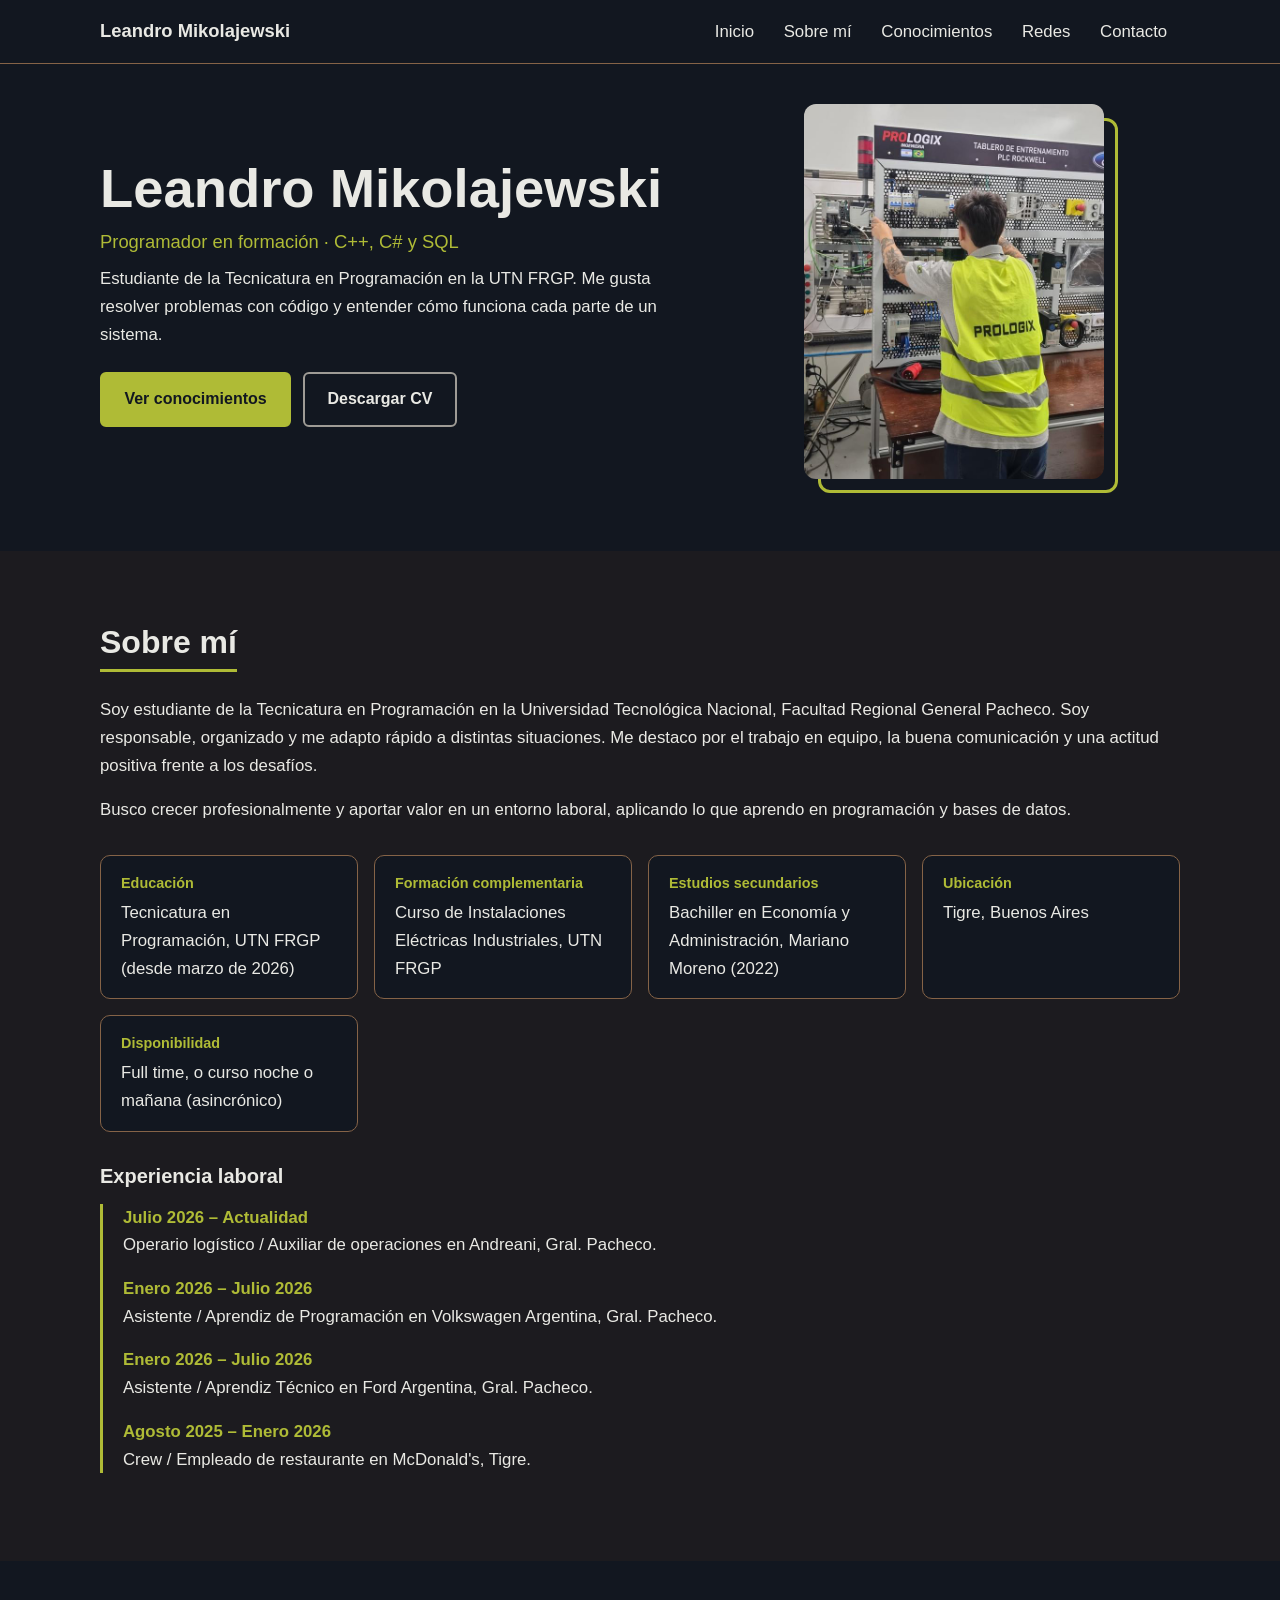
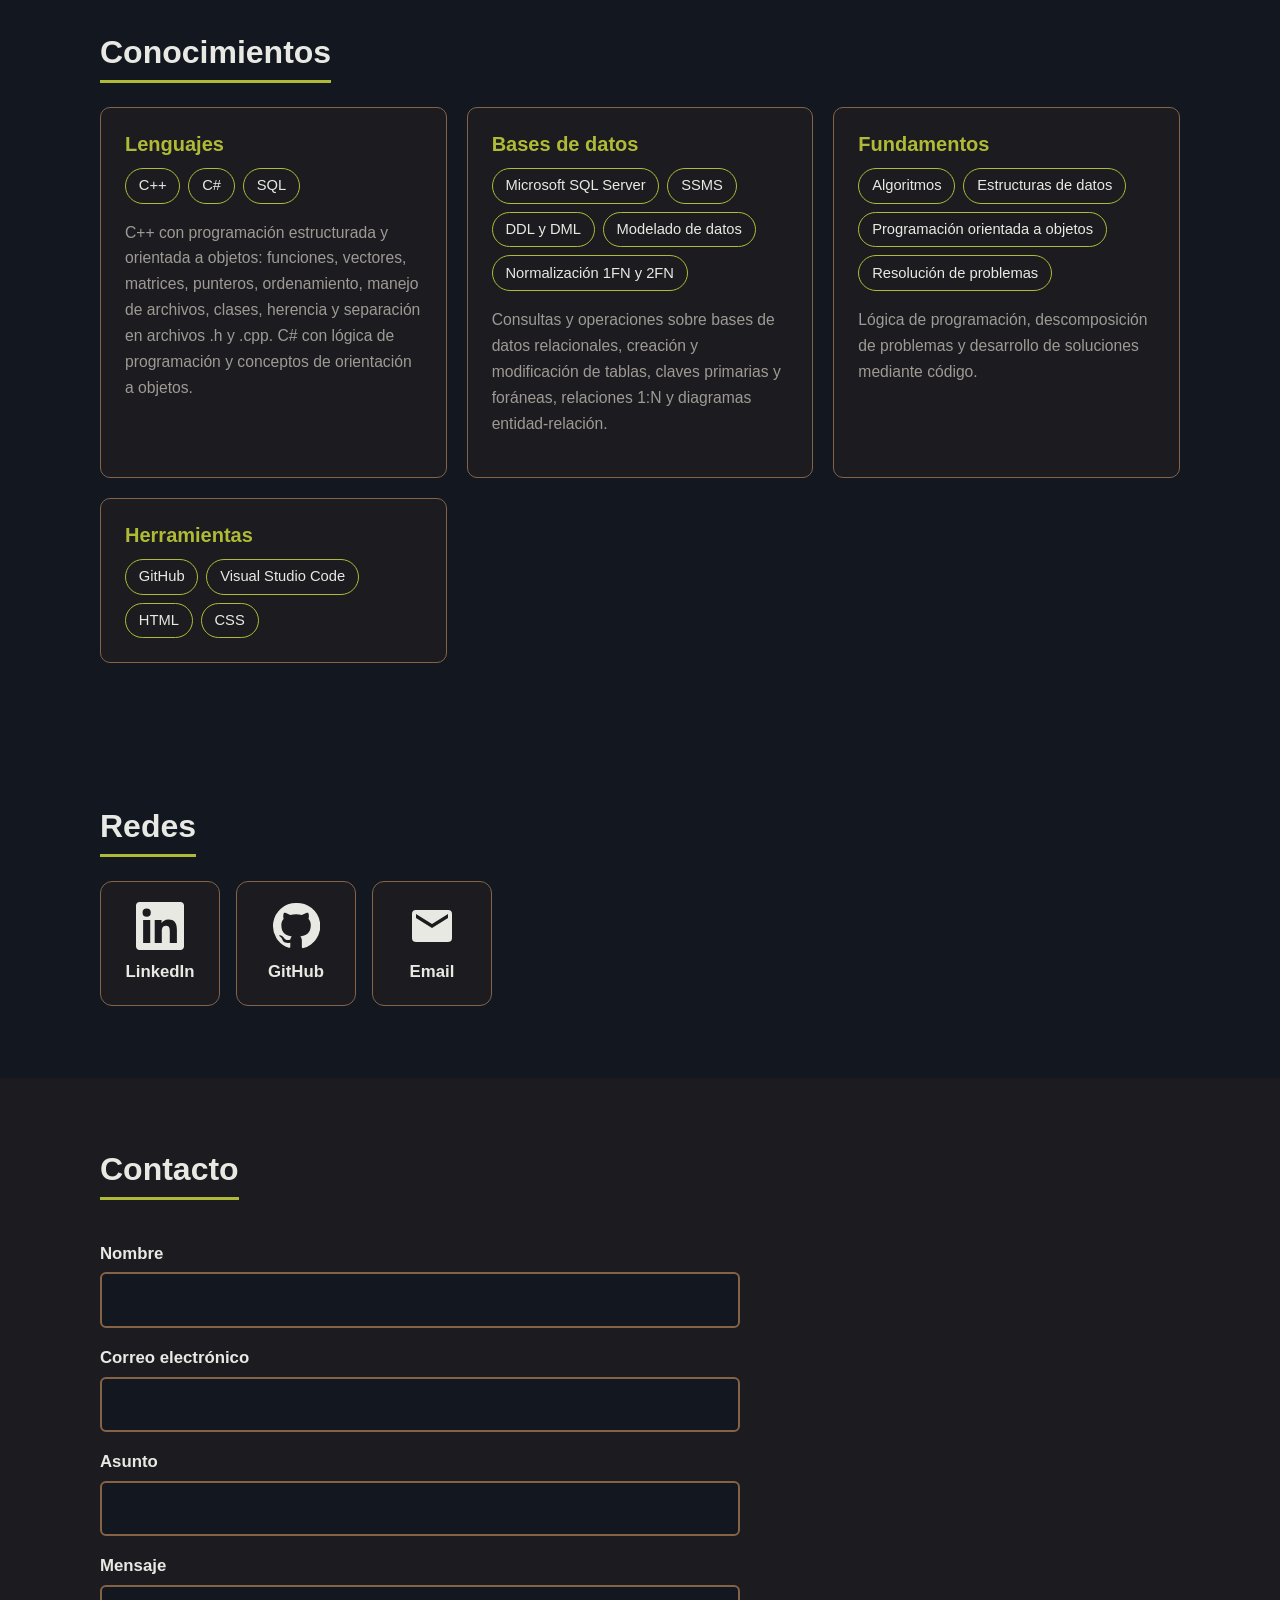
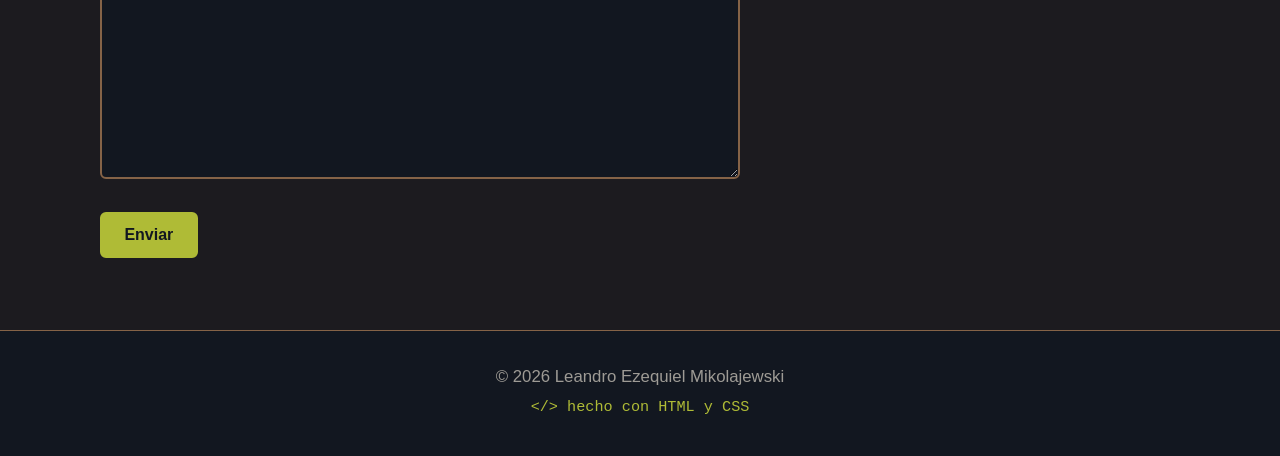
<file: index.html>
<!DOCTYPE html>
<html lang="es">
<head>
  <meta charset="UTF-8">
  <meta name="viewport" content="width=device-width, initial-scale=1">

  <title>Leandro Mikolajewski | Portfolio de programador C++, C# y SQL</title>
  <meta name="description" content="Portfolio de Leandro Mikolajewski, estudiante de la Tecnicatura en Programación en la UTN FRGP. Conocimientos en C++, C#, programación orientada a objetos y bases de datos SQL Server.">
  <meta name="author" content="Leandro Ezequiel Mikolajewski">

  <meta property="og:title" content="Leandro Mikolajewski | Portfolio de programador">
  <meta property="og:description" content="Conocimientos, experiencia y datos de contacto de Leandro Mikolajewski.">
  <meta property="og:type" content="website">

  <link rel="stylesheet" href="css/styles.css">
</head>
<body>

  <header class="site-header">
    <div class="contenedor barra">
      <a class="logo" href="#inicio">Leandro Mikolajewski</a>

      <input type="checkbox" id="menu-toggle" class="menu-toggle">
      <label for="menu-toggle" class="menu-icono" aria-label="Abrir o cerrar el menú"><span></span></label>

      <nav class="menu" aria-label="Menú principal">
        <ul>
          <li><a href="#inicio">Inicio</a></li>
          <li><a href="#sobre-mi">Sobre mí</a></li>
          <li><a href="#conocimientos">Conocimientos</a></li>
          <li><a href="#redes">Redes</a></li>
          <li><a href="#contacto">Contacto</a></li>
        </ul>
      </nav>
    </div>
  </header>

  <main>

    <section id="inicio" class="hero">
      <div class="contenedor hero-grid">
        <div class="hero-texto">
          <h1>Leandro Mikolajewski<span class="titulo">Programador en formación · C++, C# y SQL</span></h1>
          <p>Estudiante de la Tecnicatura en Programación en la UTN FRGP. Me gusta resolver problemas con código y entender cómo funciona cada parte de un sistema.</p>
          <div class="botones">
            <a class="boton" href="#conocimientos">Ver conocimientos</a>
            <a class="boton boton-sec" href="cv/CV-Leandro-Mikolajewski.pdf" download>Descargar CV</a>
          </div>
        </div>
        <div class="marco-foto">
          <img src="img/foto-perfil.jpg" alt="Leandro Mikolajewski trabajando en un tablero de entrenamiento de PLC" width="640" height="800">
        </div>
      </div>
    </section>

    <section id="sobre-mi">
      <div class="contenedor">
        <h2>Sobre mí</h2>
        <p>Soy estudiante de la Tecnicatura en Programación en la Universidad Tecnológica Nacional, Facultad Regional General Pacheco. Soy responsable, organizado y me adapto rápido a distintas situaciones. Me destaco por el trabajo en equipo, la buena comunicación y una actitud positiva frente a los desafíos.</p>
        <p>Busco crecer profesionalmente y aportar valor en un entorno laboral, aplicando lo que aprendo en programación y bases de datos.</p>

        <ul class="datos">
          <li><strong>Educación</strong>Tecnicatura en Programación, UTN FRGP (desde marzo de 2026)</li>
          <li><strong>Formación complementaria</strong>Curso de Instalaciones Eléctricas Industriales, UTN FRGP</li>
          <li><strong>Estudios secundarios</strong>Bachiller en Economía y Administración, Mariano Moreno (2022)</li>
          <li><strong>Ubicación</strong>Tigre, Buenos Aires</li>
          <li><strong>Disponibilidad</strong>Full time, o curso noche o mañana (asincrónico)</li>
        </ul>

        <h3>Experiencia laboral</h3>
        <ol class="timeline">
          <li><span class="fecha">Julio 2026 – Actualidad</span>Operario logístico / Auxiliar de operaciones en Andreani, Gral. Pacheco.</li>
          <li><span class="fecha">Enero 2026 – Julio 2026</span>Asistente / Aprendiz de Programación en Volkswagen Argentina, Gral. Pacheco.</li>
          <li><span class="fecha">Enero 2026 – Julio 2026</span>Asistente / Aprendiz Técnico en Ford Argentina, Gral. Pacheco.</li>
          <li><span class="fecha">Agosto 2025 – Enero 2026</span>Crew / Empleado de restaurante en McDonald's, Tigre.</li>
        </ol>
      </div>
    </section>

    <section id="conocimientos">
      <div class="contenedor">
        <h2>Conocimientos</h2>

        <div class="grupos">
          <article class="grupo">
            <h3>Lenguajes</h3>
            <ul class="etiquetas">
              <li>C++</li>
              <li>C#</li>
              <li>SQL</li>
            </ul>
            <p>C++ con programación estructurada y orientada a objetos: funciones, vectores, matrices, punteros, ordenamiento, manejo de archivos, clases, herencia y separación en archivos .h y .cpp. C# con lógica de programación y conceptos de orientación a objetos.</p>
          </article>

          <article class="grupo">
            <h3>Bases de datos</h3>
            <ul class="etiquetas">
              <li>Microsoft SQL Server</li>
              <li>SSMS</li>
              <li>DDL y DML</li>
              <li>Modelado de datos</li>
              <li>Normalización 1FN y 2FN</li>
            </ul>
            <p>Consultas y operaciones sobre bases de datos relacionales, creación y modificación de tablas, claves primarias y foráneas, relaciones 1:N y diagramas entidad-relación.</p>
          </article>

          <article class="grupo">
            <h3>Fundamentos</h3>
            <ul class="etiquetas">
              <li>Algoritmos</li>
              <li>Estructuras de datos</li>
              <li>Programación orientada a objetos</li>
              <li>Resolución de problemas</li>
            </ul>
            <p>Lógica de programación, descomposición de problemas y desarrollo de soluciones mediante código.</p>
          </article>

          <article class="grupo">
            <h3>Herramientas</h3>
            <ul class="etiquetas">
              <li>GitHub</li>
              <li>Visual Studio Code</li>
              <li>HTML</li>
              <li>CSS</li>
            </ul>
          </article>
        </div>
      </div>
    </section>

    <section id="redes">
      <div class="contenedor">
        <h2>Redes</h2>
        <ul class="redes">
          <li>
            <a href="https://www.linkedin.com/in/leandro-mikolajewski-99367129a/" target="_blank" rel="noopener" aria-label="LinkedIn de Leandro Mikolajewski">
              <svg viewBox="0 0 24 24" aria-hidden="true"><path d="M20.45 20.45h-3.56v-5.57c0-1.33-.03-3.04-1.85-3.04-1.85 0-2.14 1.45-2.14 2.94v5.67H9.35V9h3.41v1.56h.05c.48-.9 1.64-1.85 3.37-1.85 3.6 0 4.27 2.37 4.27 5.46v6.28ZM5.34 7.43a2.06 2.06 0 1 1 0-4.12 2.06 2.06 0 0 1 0 4.12ZM7.12 20.45H3.56V9h3.56v11.45ZM22.22 0H1.77C.79 0 0 .77 0 1.73v20.54C0 23.23.79 24 1.77 24h20.45c.98 0 1.78-.77 1.78-1.73V1.73C24 .77 23.2 0 22.22 0Z"/></svg>
              <span>LinkedIn</span>
            </a>
          </li>
          <li>
            <a href="https://github.com/LeandroEze2004" target="_blank" rel="noopener" aria-label="GitHub de Leandro Mikolajewski">
              <svg viewBox="0 0 24 24" aria-hidden="true"><path d="M12 .5a11.5 11.5 0 0 0-3.64 22.41c.58.1.79-.25.79-.56v-2c-3.2.7-3.88-1.37-3.88-1.37-.52-1.33-1.28-1.69-1.28-1.69-1.04-.71.08-.7.08-.7 1.15.08 1.76 1.19 1.76 1.19 1.03 1.76 2.69 1.25 3.35.96.1-.75.4-1.25.73-1.54-2.55-.29-5.24-1.28-5.24-5.69 0-1.26.45-2.29 1.19-3.1-.12-.29-.52-1.46.11-3.05 0 0 .97-.31 3.18 1.18a11 11 0 0 1 5.78 0c2.2-1.49 3.17-1.18 3.17-1.18.63 1.59.23 2.76.11 3.05.74.81 1.19 1.84 1.19 3.1 0 4.42-2.69 5.39-5.25 5.68.41.36.78 1.06.78 2.14v3.17c0 .31.21.67.8.56A11.5 11.5 0 0 0 12 .5Z"/></svg>
              <span>GitHub</span>
            </a>
          </li>
          <li>
            <a href="https://mail.google.com/mail/?view=cm&amp;to=Mikolajewski.04@gmail.com" target="_blank" rel="noopener" aria-label="Enviar un correo a Leandro Mikolajewski con Gmail">
              <svg viewBox="0 0 24 24" aria-hidden="true"><path d="M20 4H4a2 2 0 0 0-2 2v12a2 2 0 0 0 2 2h16a2 2 0 0 0 2-2V6a2 2 0 0 0-2-2Zm0 4-8 5-8-5V6l8 5 8-5v2Z"/></svg>
              <span>Email</span>
            </a>
          </li>
        </ul>
      </div>
    </section>

    <section id="contacto">
      <div class="contenedor">
        <h2>Contacto</h2>
        <form action="https://formspree.io/f/xgavgwdw" method="POST">
          <label for="nombre">Nombre</label>
          <input type="text" id="nombre" name="nombre" required autocomplete="name">

          <label for="email">Correo electrónico</label>
          <input type="email" id="email" name="email" required autocomplete="email">

          <label for="asunto">Asunto</label>
          <input type="text" id="asunto" name="asunto" required>

          <label for="mensaje">Mensaje</label>
          <textarea id="mensaje" name="mensaje" rows="6" required></textarea>

          <button class="boton" type="submit">Enviar</button>
        </form>
      </div>
    </section>

  </main>

  <footer class="site-footer">
    <div class="contenedor">
      <p>© 2026 Leandro Ezequiel Mikolajewski</p>
      <p class="detalle">&lt;/&gt; hecho con HTML y CSS</p>
    </div>
  </footer>

</body>
</html>
</file>
<file: css/styles.css>
:root {
  --color-fondo: #121720;
  --color-superficie: #1c1b1f;
  --color-texto: #e9e9e4;
  --color-suave: #9e9b95;
  --color-acento: #afbb36;
  --color-madera: #856347;
  --alto-menu: 64px;
}

* { box-sizing: border-box; }

html {
  scroll-behavior: smooth;
  scroll-padding-top: var(--alto-menu);
}

body {
  margin: 0;
  background: var(--color-fondo);
  color: var(--color-texto);
  font-family: Arial, Helvetica, sans-serif;
  font-size: 1.05rem;
  line-height: 1.65;
}

img { max-width: 100%; height: auto; display: block; }
a { color: var(--color-acento); }
:focus-visible { outline: 3px solid var(--color-acento); outline-offset: 3px; }

h1, h2, h3, h4 { line-height: 1.2; margin: 0 0 0.75rem; }
h2 {
  font-size: 2rem;
  margin-bottom: 1.5rem;
  padding-bottom: 0.5rem;
  border-bottom: 3px solid var(--color-acento);
  display: inline-block;
}
h3 { font-size: 1.25rem; }
p { margin: 0 0 1rem; }

.contenedor { width: min(1080px, 100% - 2.5rem); margin-inline: auto; }
section { padding: 4.5rem 0; }

.boton {
  display: inline-block;
  padding: 0.75rem 1.4rem;
  background: var(--color-acento);
  color: var(--color-fondo);
  border: 2px solid var(--color-acento);
  border-radius: 6px;
  font-size: 1rem;
  font-weight: bold;
  text-decoration: none;
  cursor: pointer;
}
.boton:hover { background: transparent; color: var(--color-acento); }
.boton-sec { background: transparent; color: var(--color-texto); border-color: var(--color-suave); }
.boton-sec:hover { color: var(--color-acento); border-color: var(--color-acento); }

.site-header {
  position: fixed;
  top: 0; left: 0; right: 0;
  z-index: 100;
  height: var(--alto-menu);
  background: var(--color-fondo);
  border-bottom: 1px solid var(--color-madera);
}
.barra {
  height: 100%;
  display: flex;
  align-items: center;
  justify-content: space-between;
}
.logo {
  color: var(--color-texto);
  font-weight: bold;
  font-size: 1.15rem;
  text-decoration: none;
}

.menu-toggle {
  position: absolute;
  opacity: 0;
  width: 1px; height: 1px;
}

.menu-icono {
  width: 44px; height: 44px;
  display: flex;
  align-items: center;
  justify-content: center;
  cursor: pointer;
  border: 1px solid var(--color-madera);
  border-radius: 6px;
}
.menu-icono span,
.menu-icono span::before,
.menu-icono span::after {
  content: "";
  display: block;
  width: 22px; height: 2px;
  background: var(--color-texto);
  position: relative;
}
.menu-icono span::before { position: absolute; top: -7px; }
.menu-icono span::after  { position: absolute; top: 7px; }
.menu-toggle:focus-visible + .menu-icono { outline: 3px solid var(--color-acento); }

.menu {
  display: none;
  position: absolute;
  top: var(--alto-menu);
  left: 0; right: 0;
  background: var(--color-fondo);
  border-bottom: 1px solid var(--color-madera);
}
.menu-toggle:checked ~ .menu { display: block; }
.menu ul { list-style: none; margin: 0; padding: 0.5rem 1.25rem 1rem; }
.menu a {
  display: block;
  padding: 0.7rem 0;
  color: var(--color-texto);
  text-decoration: none;
  border-bottom: 1px solid var(--color-superficie);
}
.menu a:hover { color: var(--color-acento); }

.hero { padding-top: calc(var(--alto-menu) + 2.5rem); }
.hero-grid { display: grid; gap: 2.5rem; align-items: center; }
.hero h1 { font-size: 2.6rem; }
.hero .titulo {
  display: block;
  margin-top: 0.6rem;
  font-size: 1.15rem;
  font-weight: normal;
  color: var(--color-acento);
}
.botones { display: flex; flex-wrap: wrap; gap: 0.75rem; margin-top: 1.5rem; }

.marco-foto {
  position: relative;
  width: min(300px, 80%);
  justify-self: center;
}
.marco-foto::before {
  content: "";
  position: absolute;
  inset: 14px -14px -14px 14px;
  border: 3px solid var(--color-acento);
  border-radius: 12px;
}
.marco-foto img {
  position: relative;
  aspect-ratio: 4 / 5;
  width: 100%;
  object-fit: cover;
  border-radius: 12px;
  background: var(--color-superficie);
}

#sobre-mi { background: var(--color-superficie); }
.datos {
  list-style: none;
  margin: 2rem 0;
  padding: 0;
  display: grid;
  gap: 1rem;
  grid-template-columns: repeat(auto-fit, minmax(220px, 1fr));
}
.datos li {
  background: var(--color-fondo);
  border: 1px solid var(--color-madera);
  border-radius: 10px;
  padding: 1rem 1.25rem;
}
.datos strong { display: block; color: var(--color-acento); font-size: 0.9rem; margin-bottom: 0.2rem; }

.timeline { list-style: none; margin: 1rem 0 0; padding: 0 0 0 1.25rem; border-left: 3px solid var(--color-acento); }
.timeline li { margin-bottom: 1rem; }
.timeline .fecha { display: block; font-weight: bold; color: var(--color-acento); }

.grupos { display: grid; gap: 1.25rem; grid-template-columns: repeat(auto-fit, minmax(280px, 1fr)); }
.grupo {
  background: var(--color-superficie);
  border: 1px solid var(--color-madera);
  border-radius: 10px;
  padding: 1.5rem;
}
.grupo h3 { color: var(--color-acento); }
.grupo p { color: var(--color-suave); font-size: 0.98rem; margin-top: 1rem; }
.etiquetas { list-style: none; margin: 0; padding: 0; display: flex; flex-wrap: wrap; gap: 0.5rem; }
.etiquetas li {
  padding: 0.3rem 0.8rem;
  border: 1px solid var(--color-acento);
  border-radius: 999px;
  font-size: 0.92rem;
}

.redes { list-style: none; margin: 0; padding: 0; display: flex; flex-wrap: wrap; gap: 1rem; }
.redes a {
  display: flex;
  flex-direction: column;
  align-items: center;
  gap: 0.5rem;
  width: 120px;
  padding: 1.25rem 0.75rem;
  border: 1px solid var(--color-madera);
  border-radius: 12px;
  background: var(--color-superficie);
  color: var(--color-texto);
  text-decoration: none;
  font-weight: bold;
}
.redes a:hover { border-color: var(--color-acento); color: var(--color-acento); }
.redes svg { width: 48px; height: 48px; fill: currentColor; }

#contacto { background: var(--color-superficie); }
form { max-width: 640px; }
label { display: block; margin: 1rem 0 0.3rem; font-weight: bold; }
input, textarea {
  width: 100%;
  padding: 0.75rem 1rem;
  font: inherit;
  color: var(--color-texto);
  background: var(--color-fondo);
  border: 2px solid var(--color-madera);
  border-radius: 6px;
}
input:focus, textarea:focus { outline: none; border-color: var(--color-acento); }
textarea { resize: vertical; }
form .boton { margin-top: 1.5rem; }

.site-footer { padding: 2rem 0; text-align: center; color: var(--color-suave); border-top: 1px solid var(--color-madera); }
.site-footer p { margin: 0 0 0.25rem; }
.site-footer .detalle { color: var(--color-acento); font-family: "Courier New", monospace; font-size: 0.95rem; }

@media (min-width: 700px) {
  .hero-grid { grid-template-columns: 1.3fr 1fr; }
  .hero h1 { font-size: 3.4rem; }
}

@media (min-width: 860px) {
  .menu-icono { display: none; }
  .menu {
    display: block;
    position: static;
    background: none;
    border: 0;
  }
  .menu ul { display: flex; gap: 0.25rem; padding: 0; }
  .menu a { padding: 0.5rem 0.8rem; border: 0; border-radius: 6px; }
  .menu a:hover { background: var(--color-superficie); }
}

@media (prefers-reduced-motion: reduce) {
  html { scroll-behavior: auto; }
}
</file>
